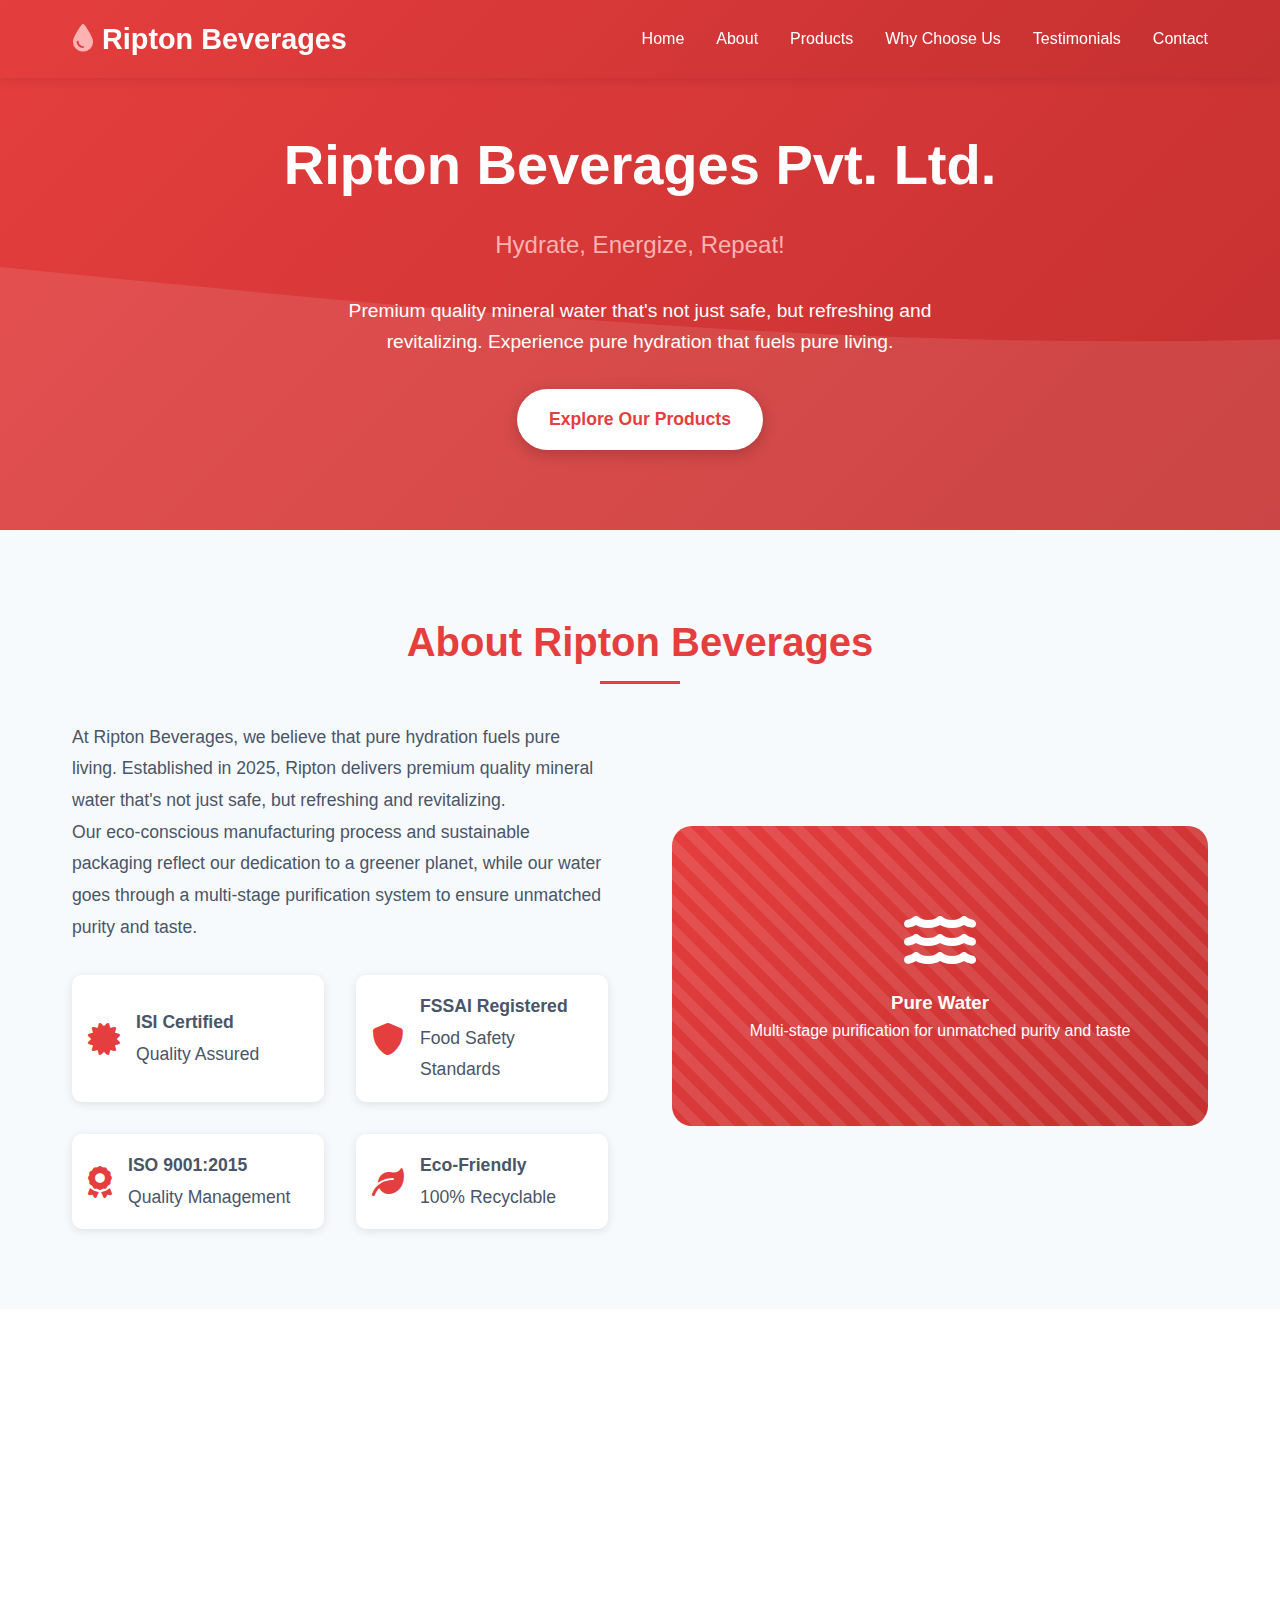
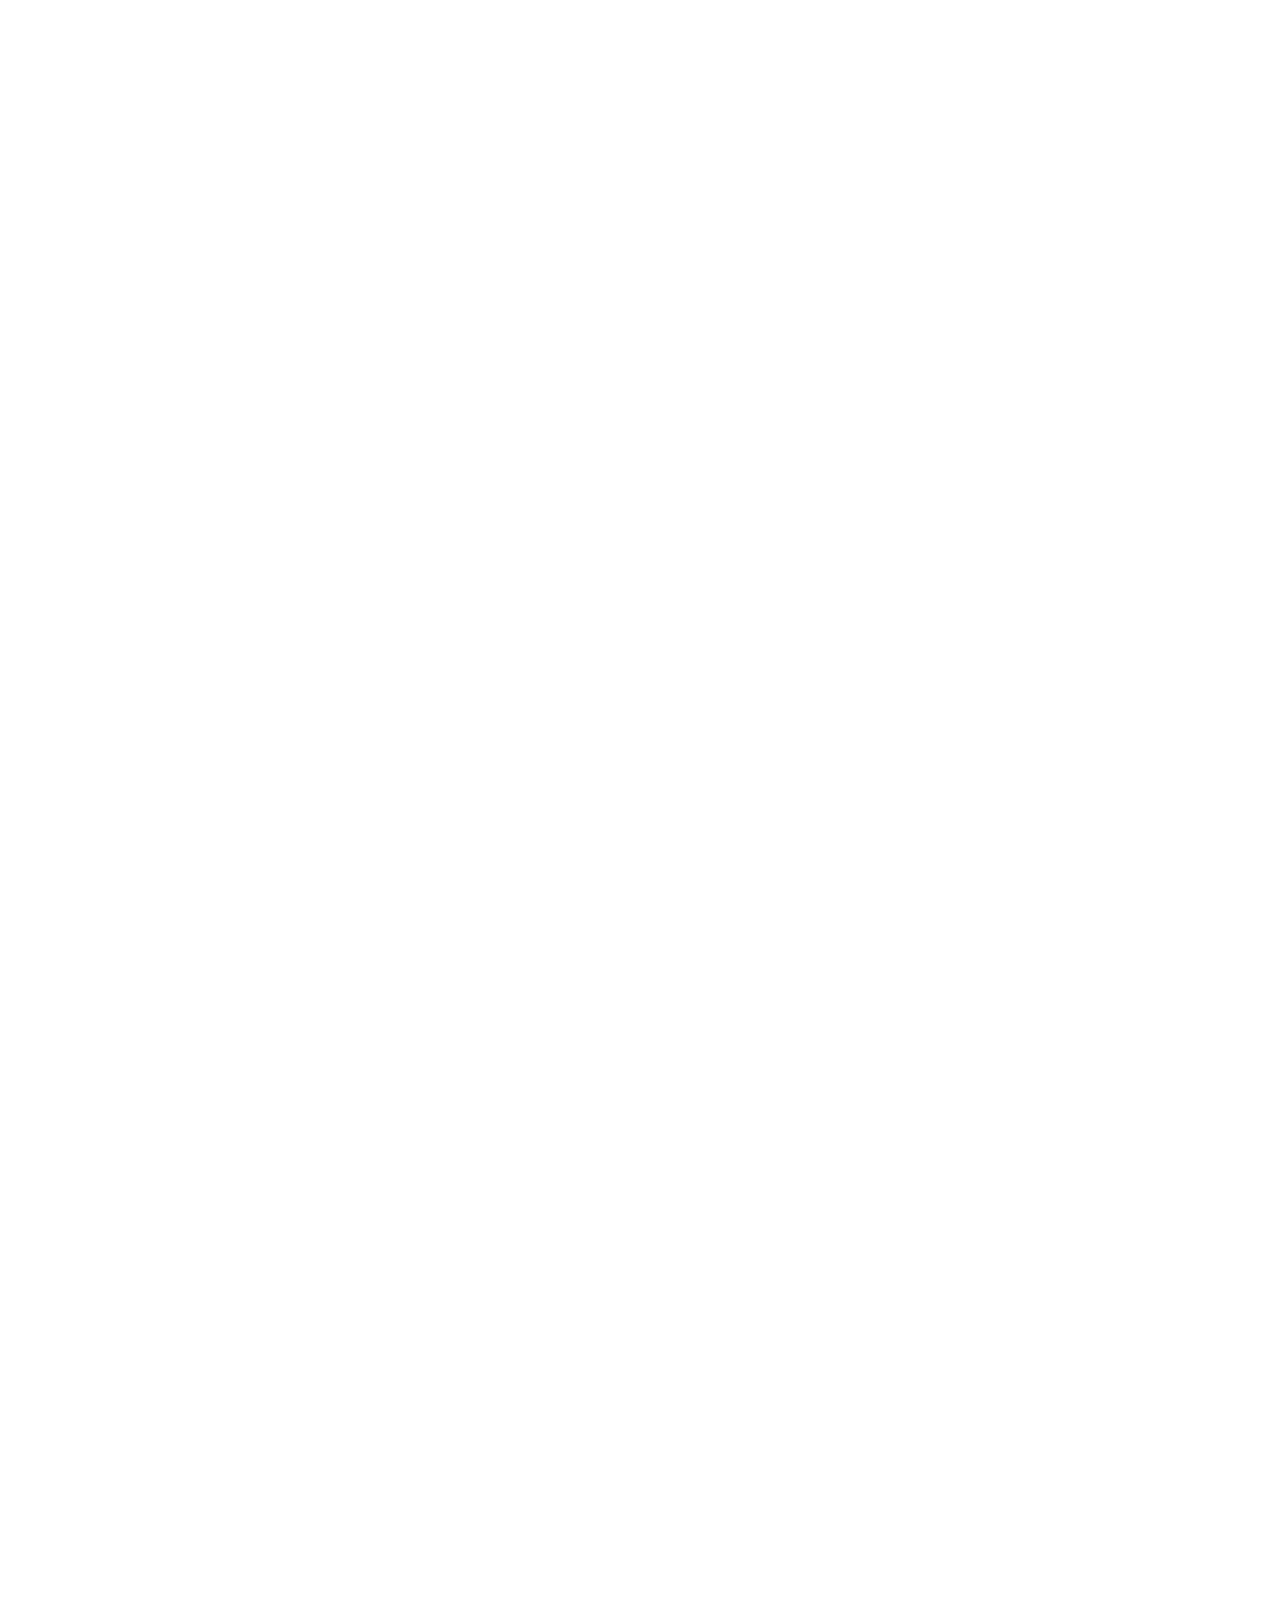
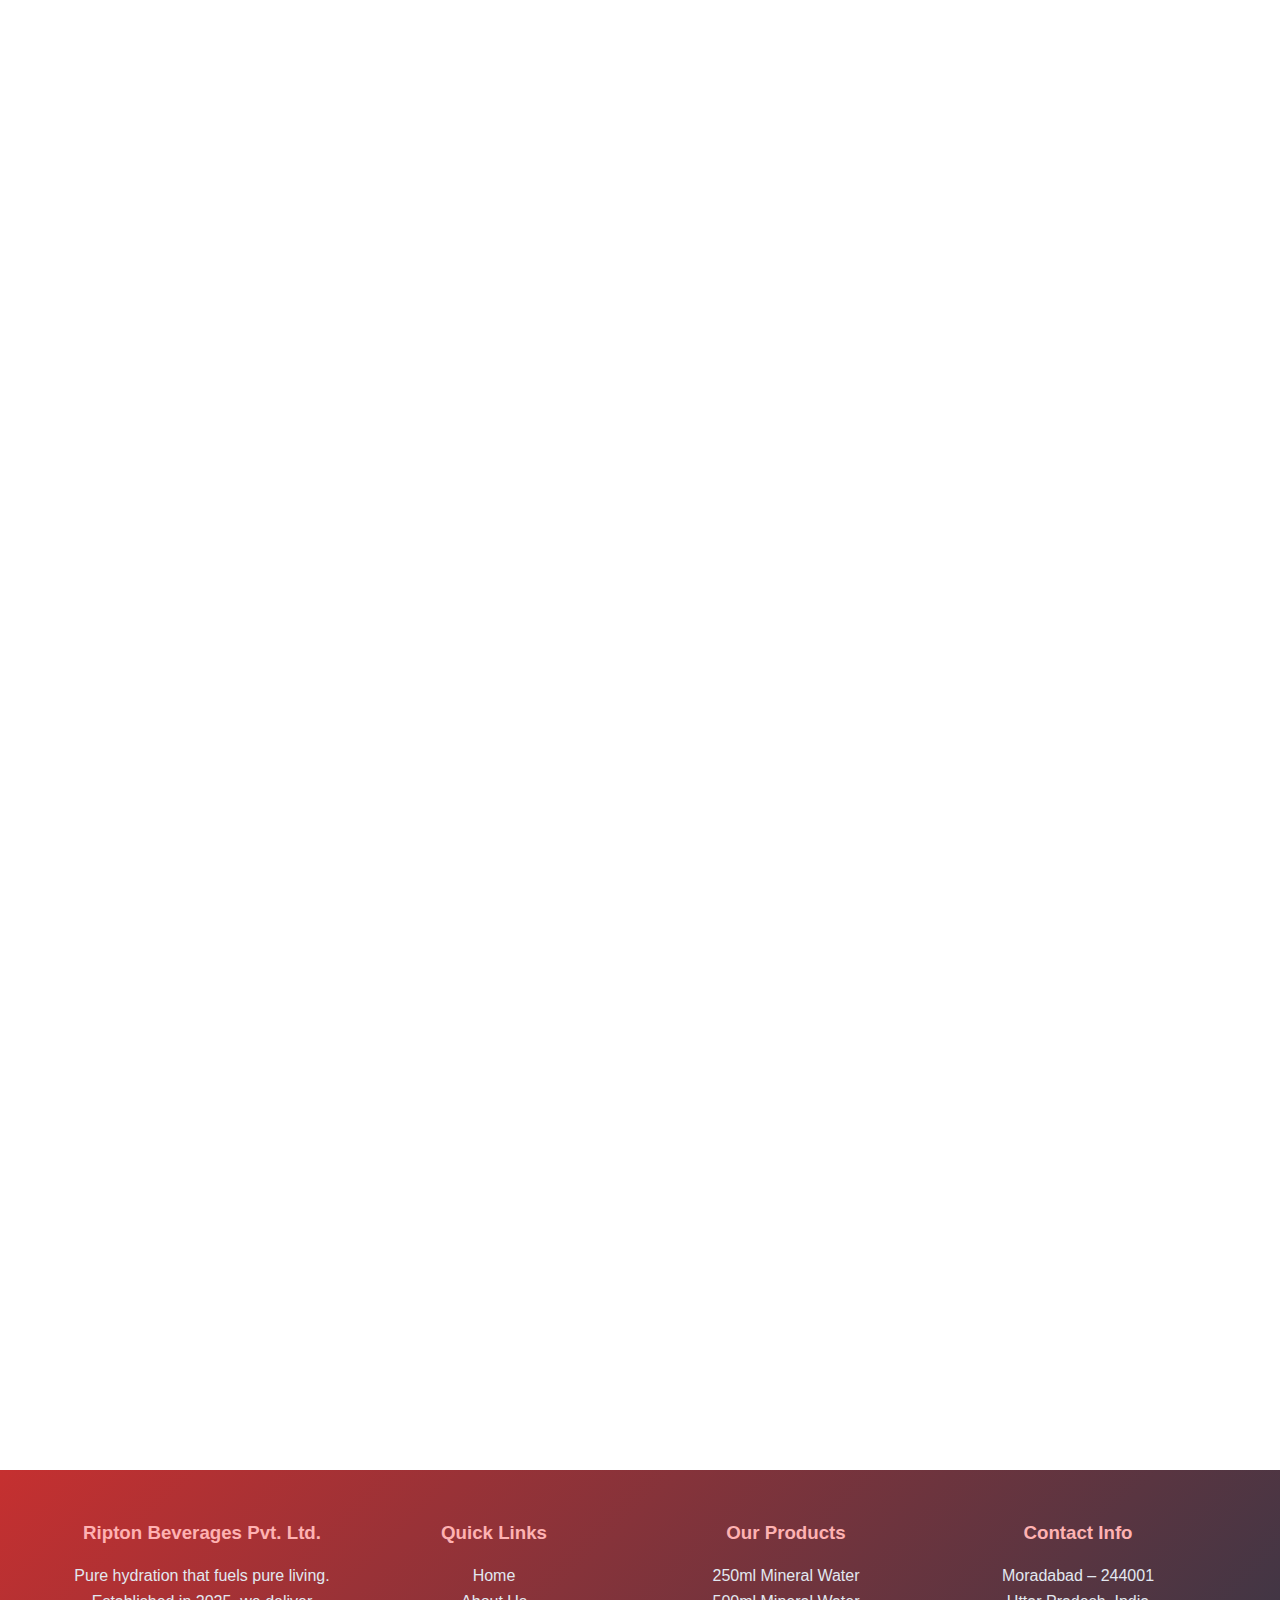
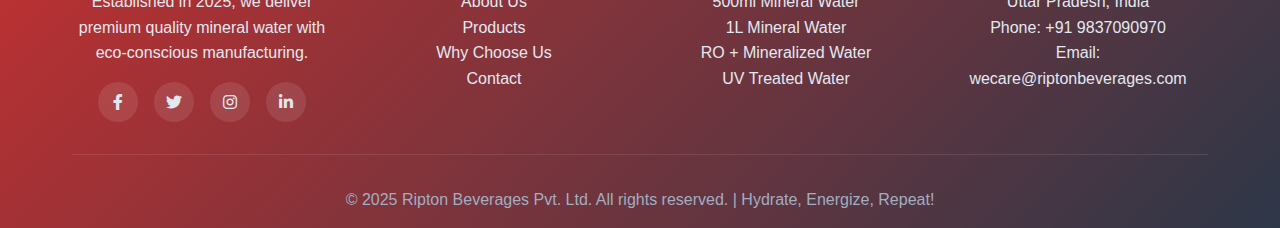
<file: index.html>
<!DOCTYPE html>
<html lang="en">
<head>
    <meta charset="UTF-8">
    <meta name="viewport" content="width=device-width, initial-scale=1.0">
    <title>Ripton Beverages Pvt. Ltd. - Hydrate, Energize, Repeat!</title>
    <link rel="stylesheet" href="https://cdnjs.cloudflare.com/ajax/libs/font-awesome/6.0.0/css/all.min.css">
    <style>
        /* Reset and Base Styles */
        * {
            margin: 0;
            padding: 0;
            box-sizing: border-box;
        }

        body {
            font-family: 'Segoe UI', Tahoma, Geneva, Verdana, sans-serif;
            line-height: 1.6;
            color: #333;
            overflow-x: hidden;
        }

        html {
            scroll-behavior: smooth;
        }

        /* Color Variables */
        :root {
            --primary-red: #e53e3e;
            --dark-red: #c53030;
            --light-red: #feb2b2;
            --white: #ffffff;
            --light-gray: #f7fafc;
            --dark-gray: #4a5568;
            --shadow: rgba(0, 0, 0, 0.1);
        }

        /* Header */
        header {
            background: linear-gradient(135deg, var(--primary-red), var(--dark-red));
            color: white;
            padding: 1rem 0;
            position: fixed;
            width: 100%;
            top: 0;
            z-index: 1000;
            box-shadow: 0 2px 10px var(--shadow);
            transition: all 0.3s ease;
        }

        nav {
            display: flex;
            justify-content: space-between;
            align-items: center;
            max-width: 1200px;
            margin: 0 auto;
            padding: 0 2rem;
        }

        .logo {
            font-size: 1.8rem;
            font-weight: bold;
            display: flex;
            align-items: center;
            gap: 0.5rem;
        }

        .logo i {
            color: var(--light-red);
        }

        .nav-links {
            display: flex;
            list-style: none;
            gap: 2rem;
        }

        .nav-links a {
            color: white;
            text-decoration: none;
            transition: color 0.3s ease;
            font-weight: 500;
        }

        .nav-links a:hover {
            color: var(--light-red);
        }

        .mobile-menu {
            display: none;
            flex-direction: column;
            cursor: pointer;
        }

        .mobile-menu span {
            width: 25px;
            height: 3px;
            background: white;
            margin: 3px 0;
            transition: 0.3s;
        }

        /* Hero Section */
        .hero {
            background: linear-gradient(135deg, var(--primary-red), var(--dark-red));
            color: white;
            padding: 120px 0 80px;
            text-align: center;
            position: relative;
            overflow: hidden;
        }

        .hero::before {
            content: '';
            position: absolute;
            top: 0;
            left: 0;
            right: 0;
            bottom: 0;
            background: url('data:image/svg+xml,<svg xmlns="http://www.w3.org/2000/svg" viewBox="0 0 1000 100" fill="rgba(255,255,255,0.1)"><path d="M0,50 C250,0 500,100 750,50 C850,25 950,75 1000,50 L1000,100 L0,100 Z"/></svg>');
            background-size: cover;
            background-position: bottom;
        }

        .hero-content {
            max-width: 1200px;
            margin: 0 auto;
            padding: 0 2rem;
            position: relative;
            z-index: 1;
        }

        .hero h1 {
            font-size: 3.5rem;
            margin-bottom: 1rem;
            animation: fadeInUp 1s ease;
        }

        .hero .tagline {
            font-size: 1.5rem;
            margin-bottom: 2rem;
            color: var(--light-red);
            animation: fadeInUp 1s ease 0.2s both;
        }

        .hero p {
            font-size: 1.2rem;
            margin-bottom: 2rem;
            max-width: 600px;
            margin-left: auto;
            margin-right: auto;
            animation: fadeInUp 1s ease 0.4s both;
        }

        .cta-button {
            display: inline-block;
            background: white;
            color: var(--primary-red);
            padding: 1rem 2rem;
            text-decoration: none;
            border-radius: 50px;
            font-weight: bold;
            font-size: 1.1rem;
            transition: all 0.3s ease;
            animation: fadeInUp 1s ease 0.6s both;
            box-shadow: 0 4px 15px rgba(0, 0, 0, 0.2);
        }

        .cta-button:hover {
            transform: translateY(-2px);
            box-shadow: 0 6px 25px rgba(0, 0, 0, 0.3);
        }

        /* Section Styles */
        .section {
            padding: 80px 0;
            opacity: 0;
            transform: translateY(50px);
            transition: all 0.8s ease;
        }

        .section.visible {
            opacity: 1;
            transform: translateY(0);
        }

        .container {
            max-width: 1200px;
            margin: 0 auto;
            padding: 0 2rem;
        }

        .section-title {
            text-align: center;
            font-size: 2.5rem;
            color: var(--primary-red);
            margin-bottom: 3rem;
            position: relative;
        }

        .section-title::after {
            content: '';
            position: absolute;
            bottom: -10px;
            left: 50%;
            transform: translateX(-50%);
            width: 80px;
            height: 3px;
            background: var(--primary-red);
        }

        /* About Section */
        .about {
            background: var(--light-gray);
        }

        .about-content {
            display: grid;
            grid-template-columns: 1fr 1fr;
            gap: 4rem;
            align-items: center;
        }

        .about-text {
            font-size: 1.1rem;
            line-height: 1.8;
            color: var(--dark-gray);
        }

        .about-features {
            display: grid;
            grid-template-columns: 1fr 1fr;
            gap: 2rem;
            margin-top: 2rem;
        }

        .feature-item {
            display: flex;
            align-items: center;
            gap: 1rem;
            padding: 1rem;
            background: white;
            border-radius: 10px;
            box-shadow: 0 2px 10px var(--shadow);
            transition: transform 0.3s ease;
        }

        .feature-item:hover {
            transform: translateY(-5px);
        }

        .feature-item i {
            font-size: 2rem;
            color: var(--primary-red);
        }

        .about-image {
            background: linear-gradient(135deg, var(--primary-red), var(--dark-red));
            border-radius: 20px;
            padding: 2rem;
            text-align: center;
            color: white;
            min-height: 300px;
            display: flex;
            align-items: center;
            justify-content: center;
            position: relative;
            overflow: hidden;
        }

        .about-image::before {
            content: '';
            position: absolute;
            top: -50%;
            left: -50%;
            width: 200%;
            height: 200%;
            background: repeating-linear-gradient(
                45deg,
                transparent,
                transparent 10px,
                rgba(255, 255, 255, 0.1) 10px,
                rgba(255, 255, 255, 0.1) 20px
            );
            animation: float 20s linear infinite;
        }

        .about-image-content {
            position: relative;
            z-index: 1;
        }

        .about-image i {
            font-size: 4rem;
            margin-bottom: 1rem;
        }

        /* Products Section */
        .products {
            background: white;
        }

        .products-grid {
            display: grid;
            grid-template-columns: repeat(auto-fit, minmax(300px, 1fr));
            gap: 2rem;
            margin-top: 2rem;
        }

        .product-card {
            background: white;
            border-radius: 15px;
            padding: 2rem;
            text-align: center;
            box-shadow: 0 10px 30px var(--shadow);
            transition: all 0.3s ease;
            border: 2px solid transparent;
        }

        .product-card:hover {
            transform: translateY(-10px);
            border-color: var(--primary-red);
            box-shadow: 0 20px 40px rgba(229, 62, 62, 0.2);
        }

        .product-image {
            width: 120px;
            height: 200px;
            background: linear-gradient(135deg, var(--light-red), var(--primary-red));
            border-radius: 50px;
            margin: 0 auto 1.5rem;
            display: flex;
            align-items: center;
            justify-content: center;
            color: white;
            font-size: 3rem;
            position: relative;
            overflow: hidden;
        }

        .product-image::before {
            content: '';
            position: absolute;
            top: 20%;
            left: 20%;
            right: 20%;
            bottom: 20%;
            background: rgba(255, 255, 255, 0.2);
            border-radius: 30px;
        }

        .product-card h3 {
            font-size: 1.5rem;
            color: var(--primary-red);
            margin-bottom: 1rem;
        }

        .product-card p {
            color: var(--dark-gray);
            margin-bottom: 1.5rem;
        }

        .product-features {
            display: flex;
            justify-content: center;
            gap: 1rem;
            margin-top: 1rem;
        }

        .feature-badge {
            background: var(--light-red);
            color: var(--dark-red);
            padding: 0.3rem 0.8rem;
            border-radius: 20px;
            font-size: 0.8rem;
            font-weight: bold;
        }

        /* Why Choose Us Section */
        .why-choose {
            background: var(--light-gray);
        }

        .reasons-grid {
            display: grid;
            grid-template-columns: repeat(auto-fit, minmax(250px, 1fr));
            gap: 2rem;
            margin-top: 2rem;
        }

        .reason-card {
            background: white;
            padding: 2rem;
            border-radius: 15px;
            text-align: center;
            box-shadow: 0 5px 20px var(--shadow);
            transition: all 0.3s ease;
            position: relative;
            overflow: hidden;
        }

        .reason-card::before {
            content: '';
            position: absolute;
            top: 0;
            left: 0;
            right: 0;
            height: 4px;
            background: linear-gradient(90deg, var(--primary-red), var(--dark-red));
        }

        .reason-card:hover {
            transform: translateY(-5px);
            box-shadow: 0 15px 35px rgba(229, 62, 62, 0.2);
        }

        .reason-card i {
            font-size: 3rem;
            color: var(--primary-red);
            margin-bottom: 1rem;
        }

        .reason-card h3 {
            color: var(--primary-red);
            margin-bottom: 1rem;
        }

        /* Testimonials Section */
        .testimonials {
            background: white;
        }

        .testimonials-grid {
            display: grid;
            grid-template-columns: repeat(auto-fit, minmax(300px, 1fr));
            gap: 2rem;
            margin-top: 2rem;
        }

        .testimonial-card {
            background: var(--light-gray);
            padding: 2rem;
            border-radius: 15px;
            position: relative;
            transition: all 0.3s ease;
        }

        .testimonial-card::before {
            content: '"';
            position: absolute;
            top: -10px;
            left: 20px;
            font-size: 4rem;
            color: var(--primary-red);
            opacity: 0.3;
        }

        .testimonial-card:hover {
            transform: translateY(-5px);
            box-shadow: 0 10px 25px var(--shadow);
        }

        .testimonial-text {
            font-style: italic;
            margin-bottom: 1.5rem;
            color: var(--dark-gray);
        }

        .testimonial-author {
            display: flex;
            align-items: center;
            gap: 1rem;
        }

        .author-avatar {
            width: 50px;
            height: 50px;
            border-radius: 50%;
            background: linear-gradient(135deg, var(--primary-red), var(--dark-red));
            display: flex;
            align-items: center;
            justify-content: center;
            color: white;
            font-weight: bold;
        }

        .author-info h4 {
            color: var(--primary-red);
            margin-bottom: 0.2rem;
        }

        .author-info p {
            color: var(--dark-gray);
            font-size: 0.9rem;
        }

        /* Contact Section */
        .contact {
            background: var(--light-gray);
        }

        .contact-content {
            display: grid;
            grid-template-columns: 1fr 1fr;
            gap: 4rem;
        }

        .contact-info {
            background: white;
            padding: 2rem;
            border-radius: 15px;
            box-shadow: 0 10px 30px var(--shadow);
        }

        .contact-info h3 {
            color: var(--primary-red);
            margin-bottom: 2rem;
        }

        .contact-item {
            display: flex;
            align-items: center;
            gap: 1rem;
            margin-bottom: 1.5rem;
        }

        .contact-item i {
            font-size: 1.2rem;
            color: var(--primary-red);
            width: 20px;
        }

        .contact-form {
            background: white;
            padding: 2rem;
            border-radius: 15px;
            box-shadow: 0 10px 30px var(--shadow);
        }

        .form-group {
            margin-bottom: 1.5rem;
        }

        .form-group label {
            display: block;
            margin-bottom: 0.5rem;
            color: var(--dark-gray);
            font-weight: 500;
        }

        .form-group input,
        .form-group textarea {
            width: 100%;
            padding: 1rem;
            border: 2px solid #e2e8f0;
            border-radius: 8px;
            font-size: 1rem;
            transition: border-color 0.3s ease;
        }

        .form-group input:focus,
        .form-group textarea:focus {
            outline: none;
            border-color: var(--primary-red);
        }

        .form-group textarea {
            height: 120px;
            resize: vertical;
        }

        .submit-btn {
            background: linear-gradient(135deg, var(--primary-red), var(--dark-red));
            color: white;
            padding: 1rem 2rem;
            border: none;
            border-radius: 8px;
            font-size: 1rem;
            font-weight: bold;
            cursor: pointer;
            transition: all 0.3s ease;
            width: 100%;
        }

        .submit-btn:hover {
            transform: translateY(-2px);
            box-shadow: 0 5px 15px rgba(229, 62, 62, 0.4);
        }

        /* Footer */
        footer {
            background: linear-gradient(135deg, var(--dark-red), #2d3748);
            color: white;
            padding: 3rem 0 1rem;
            text-align: center;
        }

        .footer-content {
            display: grid;
            grid-template-columns: repeat(auto-fit, minmax(250px, 1fr));
            gap: 2rem;
            margin-bottom: 2rem;
        }

        .footer-section h3 {
            color: var(--light-red);
            margin-bottom: 1rem;
        }

        .footer-section p,
        .footer-section a {
            color: #e2e8f0;
            text-decoration: none;
            line-height: 1.6;
        }

        .footer-section a:hover {
            color: var(--light-red);
        }

        .social-links {
            display: flex;
            justify-content: center;
            gap: 1rem;
            margin-top: 1rem;
        }

        .social-links a {
            display: inline-block;
            width: 40px;
            height: 40px;
            background: rgba(255, 255, 255, 0.1);
            border-radius: 50%;
            display: flex;
            align-items: center;
            justify-content: center;
            transition: all 0.3s ease;
        }

        .social-links a:hover {
            background: var(--primary-red);
            transform: translateY(-2px);
        }

        .footer-bottom {
            border-top: 1px solid rgba(255, 255, 255, 0.1);
            padding-top: 2rem;
            color: #a0aec0;
        }

        /* Animations */
        @keyframes fadeInUp {
            from {
                opacity: 0;
                transform: translateY(30px);
            }
            to {
                opacity: 1;
                transform: translateY(0);
            }
        }

        @keyframes float {
            0% {
                transform: translateX(-50%) translateY(-50%) rotate(0deg);
            }
            100% {
                transform: translateX(-50%) translateY(-50%) rotate(360deg);
            }
        }

        /* Mobile Responsive */
        @media (max-width: 768px) {
            .nav-links {
                position: fixed;
                top: 70px;
                left: -100%;
                width: 100%;
                height: calc(100vh - 70px);
                background: var(--primary-red);
                flex-direction: column;
                justify-content: center;
                align-items: center;
                transition: left 0.3s ease;
            }

            .nav-links.active {
                left: 0;
            }

            .mobile-menu {
                display: flex;
            }

            .hero h1 {
                font-size: 2.5rem;
            }

            .hero .tagline {
                font-size: 1.2rem;
            }

            .about-content {
                grid-template-columns: 1fr;
                gap: 2rem;
            }

            .about-features {
                grid-template-columns: 1fr;
            }

            .contact-content {
                grid-template-columns: 1fr;
                gap: 2rem;
            }

            .section-title {
                font-size: 2rem;
            }

            .products-grid {
                grid-template-columns: 1fr;
            }

            .reasons-grid {
                grid-template-columns: 1fr;
            }

            .testimonials-grid {
                grid-template-columns: 1fr;
            }
        }

        @media (max-width: 480px) {
            .container {
                padding: 0 1rem;
            }

            .hero {
                padding: 100px 0 60px;
            }

            .hero h1 {
                font-size: 2rem;
            }

            .section {
                padding: 60px 0;
            }
        }
    </style>
</head>
<body>
    <!-- Header -->
    <header>
        <nav>
            <div class="logo">
                <i class="fas fa-tint"></i>
                <span>Ripton Beverages</span>
            </div>
            <ul class="nav-links">
                <li><a href="#home">Home</a></li>
                <li><a href="#about">About</a></li>
                <li><a href="#products">Products</a></li>
                <li><a href="#why-choose">Why Choose Us</a></li>
                <li><a href="#testimonials">Testimonials</a></li>
                <li><a href="#contact">Contact</a></li>
            </ul>
            <div class="mobile-menu">
                <span></span>
                <span></span>
                <span></span>
            </div>
        </nav>
    </header>

    <!-- Hero Section -->
    <section id="home" class="hero">
        <div class="hero-content">
            <h1>Ripton Beverages Pvt. Ltd.</h1>
            <p class="tagline">Hydrate, Energize, Repeat!</p>
            <p>Premium quality mineral water that's not just safe, but refreshing and revitalizing. Experience pure hydration that fuels pure living.</p>
            <a href="#products" class="cta-button">Explore Our Products</a>
        </div>
    </section>

    <!-- About Section -->
    <section id="about" class="section about">
        <div class="container">
            <h2 class="section-title">About Ripton Beverages</h2>
            <div class="about-content">
                <div class="about-text">
                    <p>At Ripton Beverages, we believe that pure hydration fuels pure living. Established in 2025, Ripton delivers premium quality mineral water that's not just safe, but refreshing and revitalizing.</p>
                    <p>Our eco-conscious manufacturing process and sustainable packaging reflect our dedication to a greener planet, while our water goes through a multi-stage purification system to ensure unmatched purity and taste.</p>
                    <div class="about-features">
                        <div class="feature-item">
                            <i class="fas fa-certificate"></i>
                            <div>
                                <h4>ISI Certified</h4>
                                <p>Quality Assured</p>
                            </div>
                        </div>
                        <div class="feature-item">
                            <i class="fas fa-shield-alt"></i>
                            <div>
                                <h4>FSSAI Registered</h4>
                                <p>Food Safety Standards</p>
                            </div>
                        </div>
                        <div class="feature-item">
                            <i class="fas fa-award"></i>
                            <div>
                                <h4>ISO 9001:2015</h4>
                                <p>Quality Management</p>
                            </div>
                        </div>
                        <div class="feature-item">
                            <i class="fas fa-leaf"></i>
                            <div>
                                <h4>Eco-Friendly</h4>
                                <p>100% Recyclable</p>
                            </div>
                        </div>
                    </div>
                </div>
                <div class="about-image">
                    <div class="about-image-content">
                        <i class="fas fa-water"></i>
                        <h3>Pure Water</h3>
                        <p>Multi-stage purification for unmatched purity and taste</p>
                    </div>
                </div>
            </div>
        </div>
    </section>

    <!-- Products Section -->
    <section id="products" class="section products">
        <div class="container">
            <h2 class="section-title">Our Products</h2>
            <div class="products-grid">
                <div class="product-card">
                    <div class="product-image">
                        <i class="fas fa-tint"></i>
                    </div>
                    <h3>250ml Bottle</h3>
                    <p>Perfect for on-the-go hydration. Compact and convenient for daily use, school, or travel.</p>
                    <div class="product-features">
                        <span class="feature-badge">RO + Mineralized</span>
                        <span class="feature-badge">UV Treated</span>
                    </div>
                </div>
                <div class="product-card">
                    <div class="product-image">
                        <i class="fas fa-tint"></i>
                    </div>
                    <h3>500ml Bottle</h3>
                    <p>Ideal for office, gym, or outdoor activities. The perfect size for balanced hydration throughout the day.</p>
                    <div class="product-features">
                        <span class="feature-badge">Balanced pH</span>
                        <span class="feature-badge">Triple Filtered</span>
                    </div>
                </div>
                <div class="product-card">
                    <div class="product-image">
                        <i class="fas fa-tint"></i>
                    </div>
                    <h3>1L Bottle</h3>
                    <p>Family pack for home, office meetings, or events. Economical and eco-friendly choice for bulk hydration.</p>
                    <div class="product-features">
                        <span class="feature-badge">Essential Minerals</span>
                        <span class="feature-badge">Eco-Friendly</span>
                    </div>
                </div>
            </div>
        </div>
    </section>

    <!-- Why Choose Us Section -->
    <section id="why-choose" class="section why-choose">
        <div class="container">
            <h2 class="section-title">Why Choose Ripton Beverages?</h2>
            <div class="reasons-grid">
                <div class="reason-card">
                    <i class="fas fa-water"></i>
                    <h3>Unmatched Purity</h3>
                    <p>Multi-stage purification system ensures every drop is crystal clear and safe for consumption.</p>
                </div>
                <div class="reason-card">
                    <i class="fas fa-leaf"></i>
                    <h3>Eco-Friendly Packaging</h3>
                    <p>100% recyclable PET bottles that contribute to a greener planet and sustainable future.</p>
                </div>
                <div class="reason-card">
                    <i class="fas fa-balance-scale"></i>
                    <h3>Balanced Minerals</h3>
                    <p>Carefully balanced pH levels and essential minerals for optimal health and taste.</p>
                </div>
                <div class="reason-card">
                    <i class="fas fa-shield-alt"></i>
                    <h3>Quality Certifications</h3>
                    <p>ISI Certified, FSSAI Registered, and ISO 9001:2015 Quality Certified for your peace of mind.</p>
                </div>
                <div class="reason-card">
                    <i class="fas fa-sun"></i>
                    <h3>UV Treated</h3>
                    <p>Advanced UV treatment eliminates harmful microorganisms while preserving natural minerals.</p>
                </div>
                <div class="reason-card">
                    <i class="fas fa-users"></i>
                    <h3>Trusted by Many</h3>
                    <p>Serving homes, offices, hotels, restaurants, and events with consistent quality and reliability.</p>
                </div>
            </div>
        </div>
    </section>

    <!-- Testimonials Section -->
    <section id="testimonials" class="section testimonials">
        <div class="container">
            <h2 class="section-title">What Our Customers Say</h2>
            <div class="testimonials-grid">
                <div class="testimonial-card">
                    <p class="testimonial-text">Ripton water has become our go-to choice for the entire family. The taste is refreshing and we love that it's eco-friendly too!</p>
                    <div class="testimonial-author">
                        <div class="author-avatar">RS</div>
                        <div class="author-info">
                            <h4>Rajesh Sharma</h4>
                            <p>Family Customer</p>
                        </div>
                    </div>
                </div>
                <div class="testimonial-card">
                    <p class="testimonial-text">We've been using Ripton water for our office for months now. The quality is consistent and our employees love the taste.</p>
                    <div class="testimonial-author">
                        <div class="author-avatar">PK</div>
                        <div class="author-info">
                            <h4>Priya Kapoor</h4>
                            <p>Office Manager</p>
                        </div>
                    </div>
                </div>
                <div class="testimonial-card">
                    <p class="testimonial-text">As a restaurant owner, I can say that Ripton water complements our food perfectly. Our customers always ask about the water brand!</p>
                    <div class="testimonial-author">
                        <div class="author-avatar">AS</div>
                        <div class="author-info">
                            <h4>Amit Singh</h4>
                            <p>Restaurant Owner</p>
                        </div>
                    </div>
                </div>
                <div class="testimonial-card">
                    <p class="testimonial-text">The 1L bottles are perfect for our hotel guests. Quality water that matches our hospitality standards perfectly.</p>
                    <div class="testimonial-author">
                        <div class="author-avatar">MG</div>
                        <div class="author-info">
                            <h4>Meera Gupta</h4>
                            <p>Hotel Manager</p>
                        </div>
                    </div>
                </div>
            </div>
        </div>
    </section>

    <!-- Contact Section -->
    <section id="contact" class="section contact">
        <div class="container">
            <h2 class="section-title">Contact Us</h2>
            <div class="contact-content">
                <div class="contact-info">
                    <h3>Get in Touch</h3>
                    <div class="contact-item">
                        <i class="fas fa-map-marker-alt"></i>
                        <div>
                            <h4>Address</h4>
                            <p>Moradabad – 244001<br>Uttar Pradesh, India</p>
                        </div>
                    </div>
                    <div class="contact-item">
                        <i class="fas fa-phone"></i>
                        <div>
                            <h4>Phone</h4>
                            <p>+91 9837090970</p>
                        </div>
                    </div>
                    <div class="contact-item">
                        <i class="fas fa-envelope"></i>
                        <div>
                            <h4>Email</h4>
                            <p>wecare@riptonbeverages.com</p>
                        </div>
                    </div>
                    <div class="contact-item">
                        <i class="fas fa-clock"></i>
                        <div>
                            <h4>Business Hours</h4>
                            <p>Mon - Sat: 10:00 AM - 8:00 PM<br>Sunday: Closed</p>
                        </div>
                    </div>
                </div>
                <div class="contact-form">
                    <h3>Send us a Message</h3>
                    <form action="#" method="post">
                        <div class="form-group">
                            <label for="name">Full Name</label>
                            <input type="text" id="name" name="name" required>
                        </div>
                        <div class="form-group">
                            <label for="email">Email Address</label>
                            <input type="email" id="email" name="email" required>
                        </div>
                        <div class="form-group">
                            <label for="subject">Subject</label>
                            <input type="text" id="subject" name="subject" required>
                        </div>
                        <div class="form-group">
                            <label for="message">Message</label>
                            <textarea id="message" name="message" required></textarea>
                        </div>
                        <button type="submit" class="submit-btn">Send Message</button>
                    </form>
                </div>
            </div>
        </div>
    </section>

    <!-- Footer -->
    <footer>
        <div class="container">
            <div class="footer-content">
                <div class="footer-section">
                    <h3>Ripton Beverages Pvt. Ltd.</h3>
                    <p>Pure hydration that fuels pure living. Established in 2025, we deliver premium quality mineral water with eco-conscious manufacturing.</p>
                    <div class="social-links">
                        <a href="#"><i class="fab fa-facebook-f"></i></a>
                        <a href="#"><i class="fab fa-twitter"></i></a>
                        <a href="#"><i class="fab fa-instagram"></i></a>
                        <a href="#"><i class="fab fa-linkedin-in"></i></a>
                    </div>
                </div>
                <div class="footer-section">
                    <h3>Quick Links</h3>
                    <p><a href="#home">Home</a></p>
                    <p><a href="#about">About Us</a></p>
                    <p><a href="#products">Products</a></p>
                    <p><a href="#why-choose">Why Choose Us</a></p>
                    <p><a href="#contact">Contact</a></p>
                </div>
                <div class="footer-section">
                    <h3>Our Products</h3>
                    <p>250ml Mineral Water</p>
                    <p>500ml Mineral Water</p>
                    <p>1L Mineral Water</p>
                    <p>RO + Mineralized Water</p>
                    <p>UV Treated Water</p>
                </div>
                <div class="footer-section">
                    <h3>Contact Info</h3>
                    <p>Moradabad – 244001</p>
                    <p>Uttar Pradesh, India</p>
                    <p>Phone: +91 9837090970</p>
                    <p>Email: wecare@riptonbeverages.com</p>
                </div>
            </div>
            <div class="footer-bottom">
                <p>&copy; 2025 Ripton Beverages Pvt. Ltd. All rights reserved. | Hydrate, Energize, Repeat!</p>
            </div>
        </div>
    </footer>

    <script>
        // Mobile Menu Toggle
        const mobileMenu = document.querySelector('.mobile-menu');
        const navLinks = document.querySelector('.nav-links');

        mobileMenu.addEventListener('click', () => {
            navLinks.classList.toggle('active');
        });

        // Close mobile menu when clicking on a link
        document.querySelectorAll('.nav-links a').forEach(link => {
            link.addEventListener('click', () => {
                navLinks.classList.remove('active');
            });
        });

        // Header scroll effect
        window.addEventListener('scroll', () => {
            const header = document.querySelector('header');
            if (window.scrollY > 100) {
                header.style.background = 'rgba(229, 62, 62, 0.95)';
                header.style.backdropFilter = 'blur(10px)';
            } else {
                header.style.background = 'linear-gradient(135deg, var(--primary-red), var(--dark-red))';
                header.style.backdropFilter = 'none';
            }
        });

        // Smooth scrolling for anchor links
        document.querySelectorAll('a[href^="#"]').forEach(anchor => {
            anchor.addEventListener('click', function (e) {
                e.preventDefault();
                const target = document.querySelector(this.getAttribute('href'));
                if (target) {
                    target.scrollIntoView({
                        behavior: 'smooth',
                        block: 'start'
                    });
                }
            });
        });

        // Intersection Observer for fade-in animations
        const observerOptions = {
            threshold: 0.1,
            rootMargin: '0px 0px -50px 0px'
        };

        const observer = new IntersectionObserver((entries) => {
            entries.forEach(entry => {
                if (entry.isIntersecting) {
                    entry.target.classList.add('visible');
                }
            });
        }, observerOptions);

        // Observe all sections
        document.querySelectorAll('.section').forEach(section => {
            observer.observe(section);
        });

        // Form submission handling (dummy)
        document.querySelector('.contact-form form').addEventListener('submit', (e) => {
            e.preventDefault();
            alert('Thank you for your message! We will get back to you soon.');
            e.target.reset();
        });

        // Add hover effects to product cards
        document.querySelectorAll('.product-card').forEach(card => {
            card.addEventListener('mouseenter', () => {
                card.style.transform = 'translateY(-10px) scale(1.02)';
            });
            
            card.addEventListener('mouseleave', () => {
                card.style.transform = 'translateY(0) scale(1)';
            });
        });

        // Parallax effect for hero section
        window.addEventListener('scroll', () => {
            const scrolled = window.pageYOffset;
            const hero = document.querySelector('.hero');
            if (hero) {
                hero.style.transform = `translateY(${scrolled * 0.5}px)`;
            }
        });

        // Counter animation for stats (if you want to add them later)
        function animateCounter(element, start, end, duration) {
            let startTime = null;
            
            function animate(currentTime) {
                if (startTime === null) startTime = currentTime;
                const timeElapsed = currentTime - startTime;
                const progress = Math.min(timeElapsed / duration, 1);
                
                const value = Math.floor(progress * (end - start) + start);
                element.textContent = value;
                
                if (progress < 1) {
                    requestAnimationFrame(animate);
                }
            }
            
            requestAnimationFrame(animate);
        }

        // Add loading animation
        window.addEventListener('load', () => {
            document.body.classList.add('loaded');
        });

        // Add scroll-to-top button functionality
        const scrollToTopBtn = document.createElement('button');
        scrollToTopBtn.innerHTML = '<i class="fas fa-arrow-up"></i>';
        scrollToTopBtn.className = 'scroll-to-top';
        scrollToTopBtn.style.cssText = `
            position: fixed;
            bottom: 20px;
            right: 20px;
            background: var(--primary-red);
            color: white;
            border: none;
            border-radius: 50%;
            width: 50px;
            height: 50px;
            font-size: 1.2rem;
            cursor: pointer;
            box-shadow: 0 4px 15px rgba(0,0,0,0.3);
            opacity: 0;
            visibility: hidden;
            transition: all 0.3s ease;
            z-index: 1000;
        `;

        document.body.appendChild(scrollToTopBtn);

        window.addEventListener('scroll', () => {
            if (window.scrollY > 500) {
                scrollToTopBtn.style.opacity = '1';
                scrollToTopBtn.style.visibility = 'visible';
            } else {
                scrollToTopBtn.style.opacity = '0';
                scrollToTopBtn.style.visibility = 'hidden';
            }
        });

        scrollToTopBtn.addEventListener('click', () => {
            window.scrollTo({
                top: 0,
                behavior: 'smooth'
            });
        });
    </script>
</body>
</html>
</file>
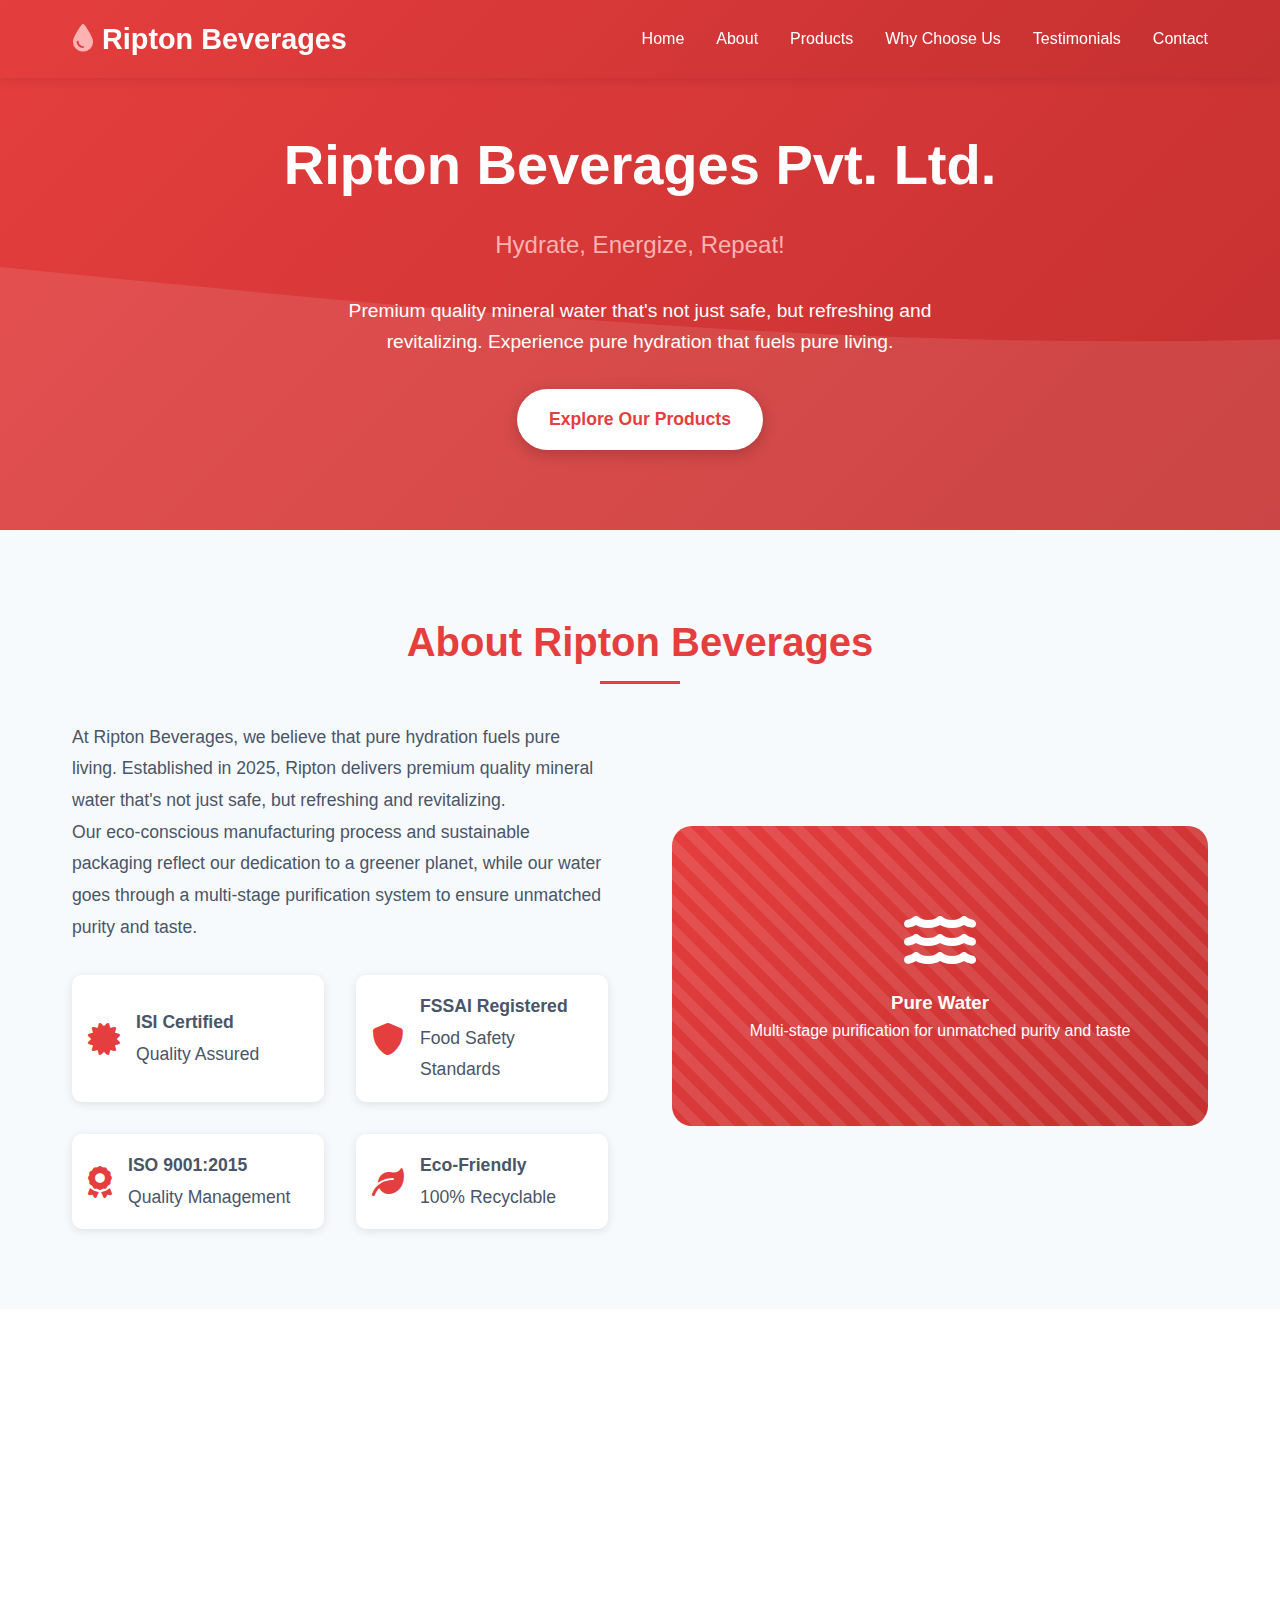
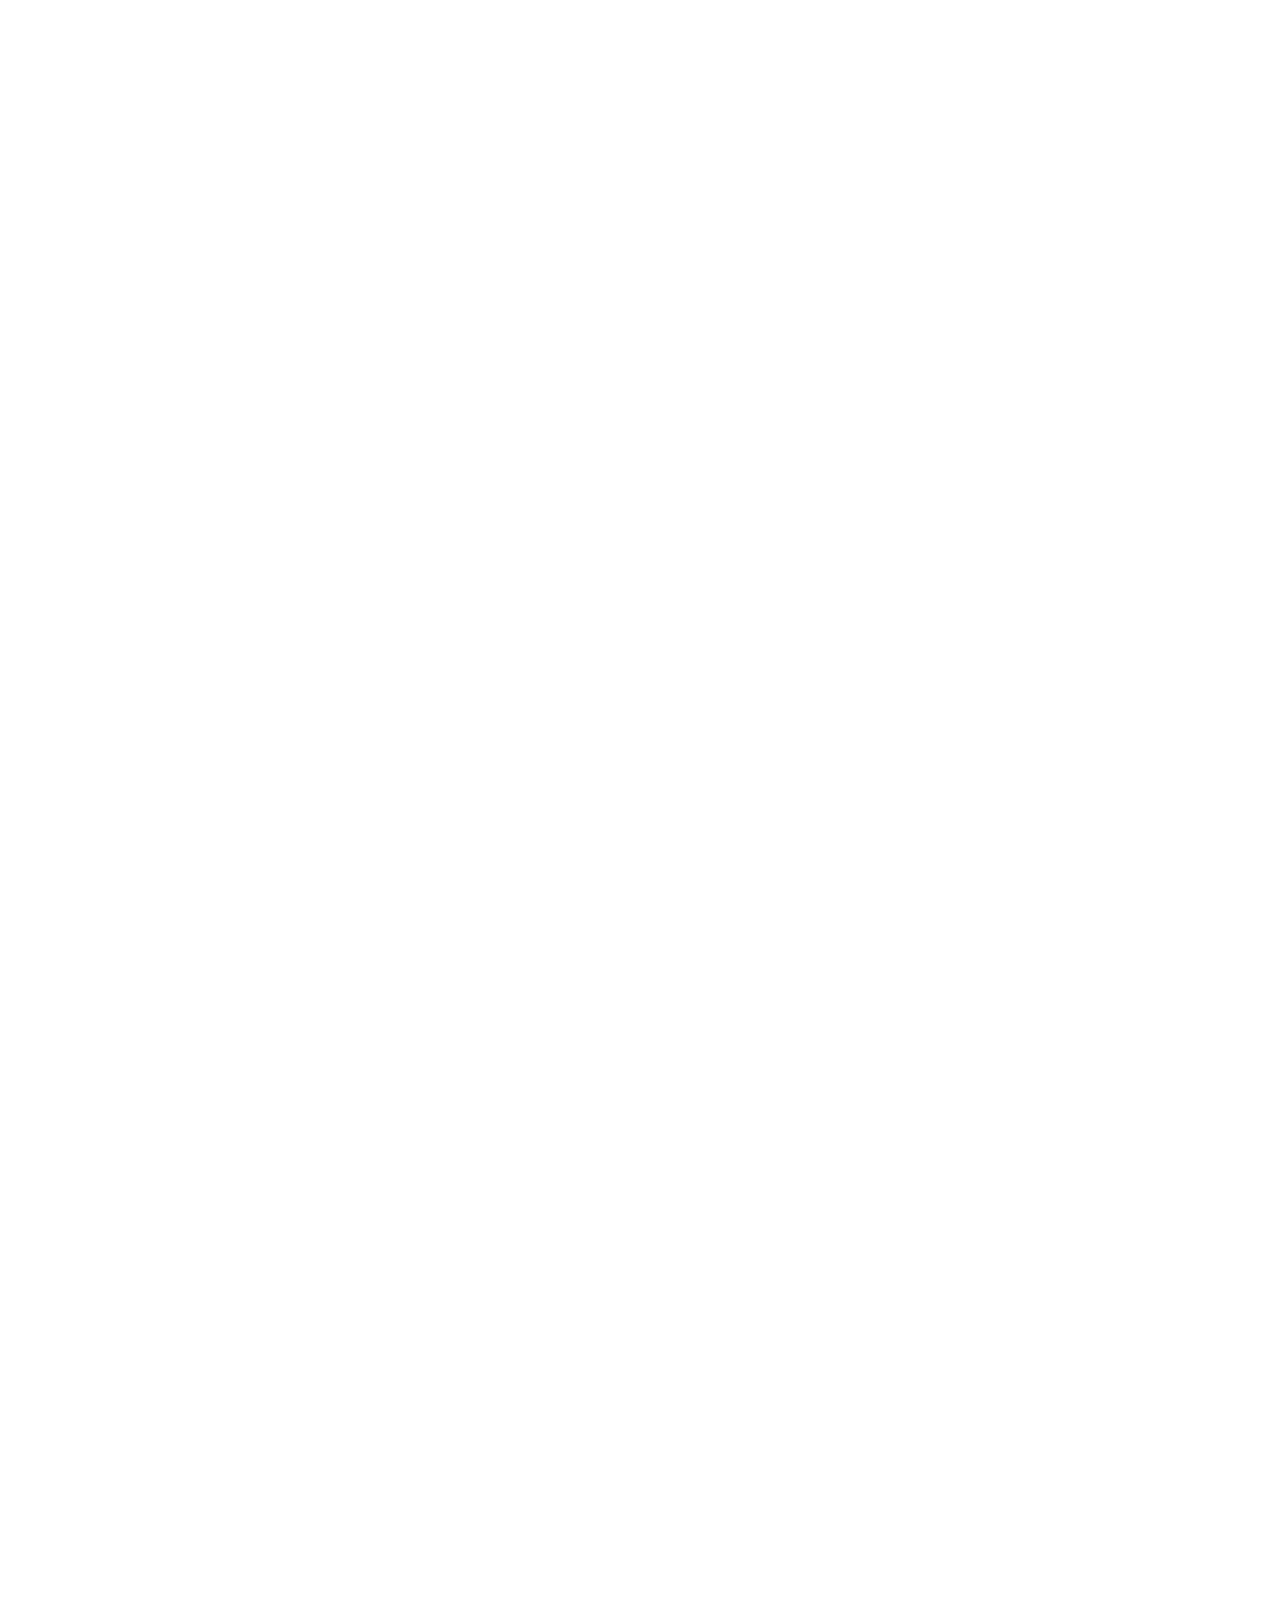
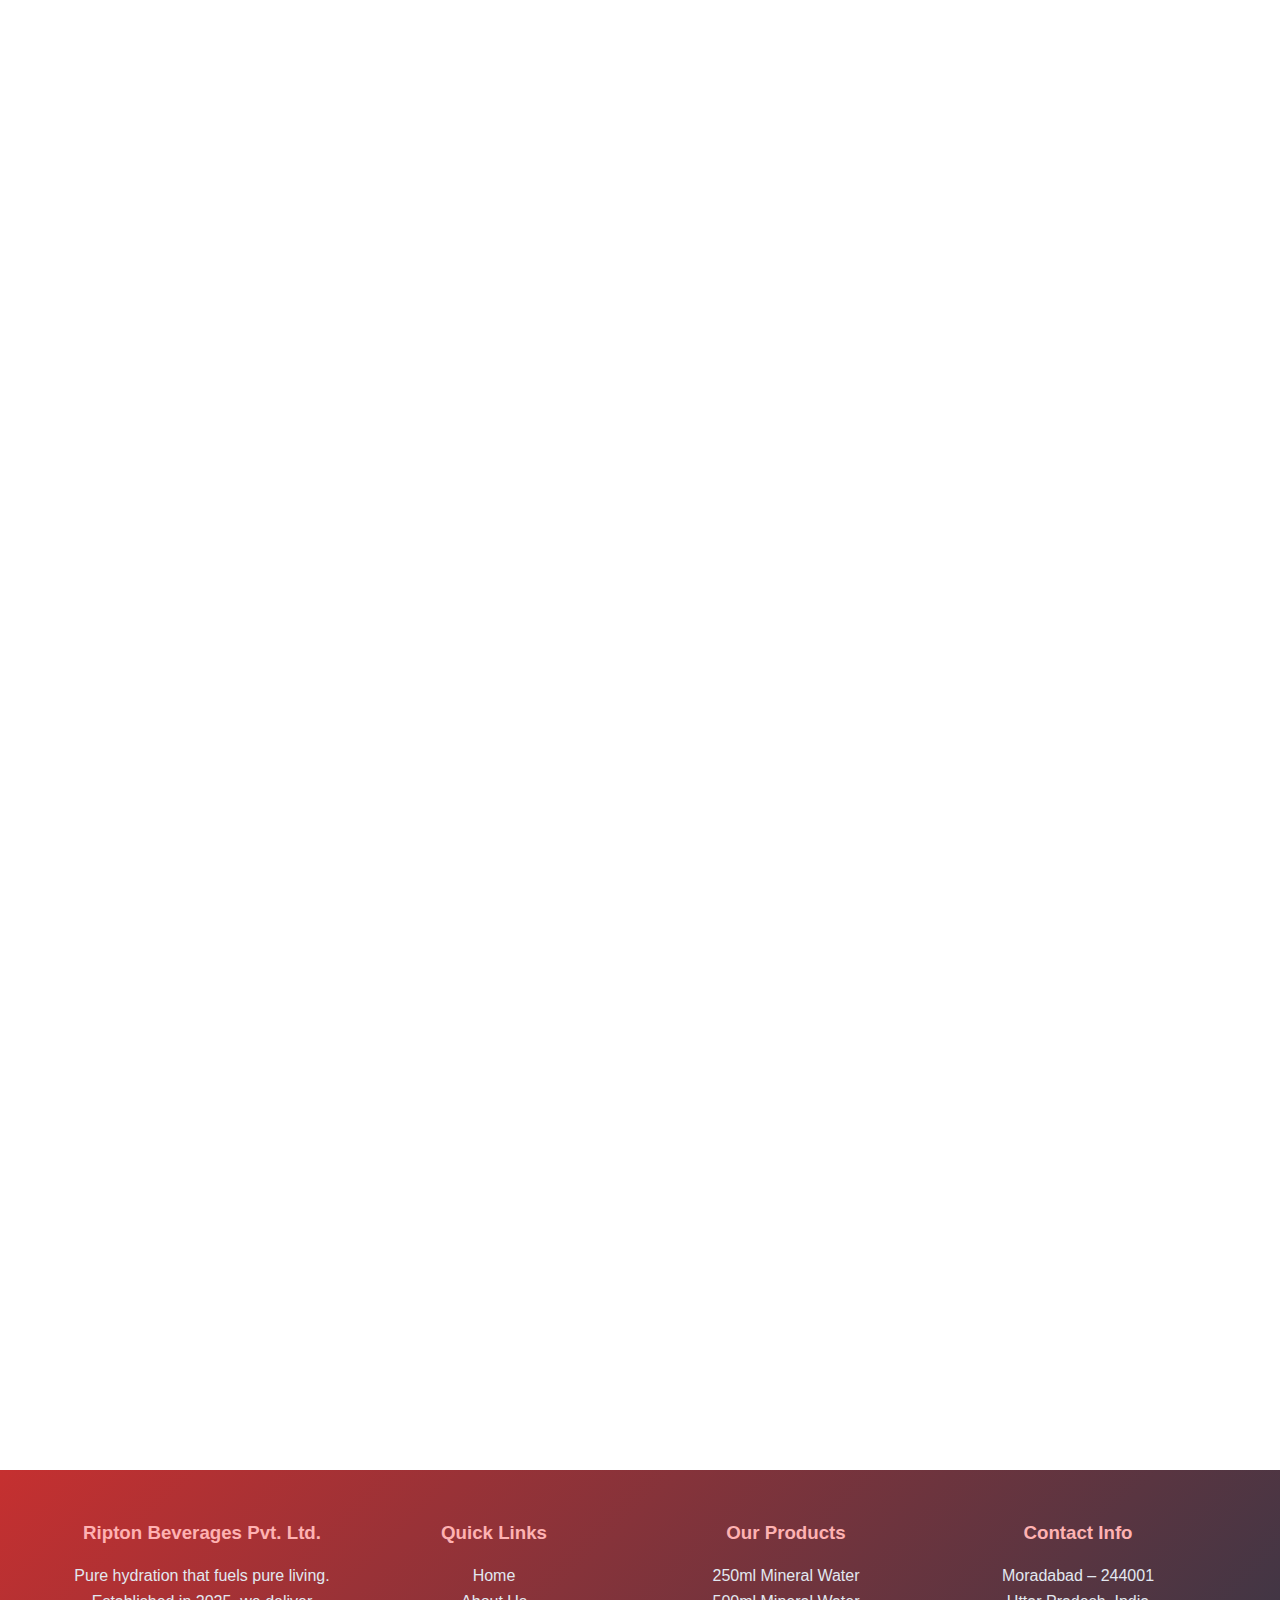
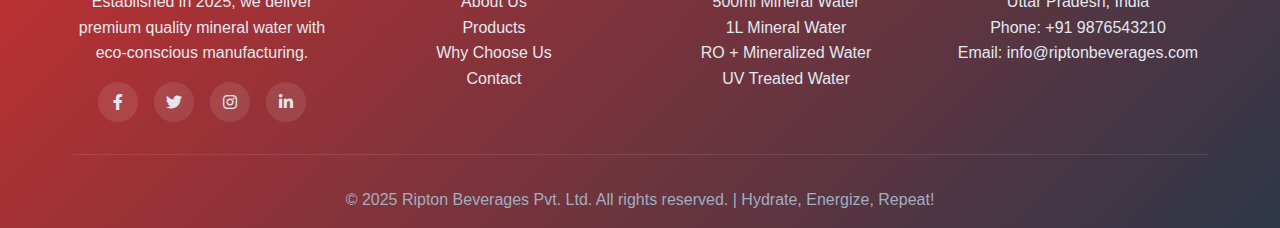
<file: ripton_beverages_website.html>
<!DOCTYPE html>
<html lang="en">
<head>
    <meta charset="UTF-8">
    <meta name="viewport" content="width=device-width, initial-scale=1.0">
    <title>Ripton Beverages Pvt. Ltd. - Hydrate, Energize, Repeat!</title>
    <link rel="stylesheet" href="https://cdnjs.cloudflare.com/ajax/libs/font-awesome/6.0.0/css/all.min.css">
    <style>
        /* Reset and Base Styles */
        * {
            margin: 0;
            padding: 0;
            box-sizing: border-box;
        }

        body {
            font-family: 'Segoe UI', Tahoma, Geneva, Verdana, sans-serif;
            line-height: 1.6;
            color: #333;
            overflow-x: hidden;
        }

        html {
            scroll-behavior: smooth;
        }

        /* Color Variables */
        :root {
            --primary-red: #e53e3e;
            --dark-red: #c53030;
            --light-red: #feb2b2;
            --white: #ffffff;
            --light-gray: #f7fafc;
            --dark-gray: #4a5568;
            --shadow: rgba(0, 0, 0, 0.1);
        }

        /* Header */
        header {
            background: linear-gradient(135deg, var(--primary-red), var(--dark-red));
            color: white;
            padding: 1rem 0;
            position: fixed;
            width: 100%;
            top: 0;
            z-index: 1000;
            box-shadow: 0 2px 10px var(--shadow);
            transition: all 0.3s ease;
        }

        nav {
            display: flex;
            justify-content: space-between;
            align-items: center;
            max-width: 1200px;
            margin: 0 auto;
            padding: 0 2rem;
        }

        .logo {
            font-size: 1.8rem;
            font-weight: bold;
            display: flex;
            align-items: center;
            gap: 0.5rem;
        }

        .logo i {
            color: var(--light-red);
        }

        .nav-links {
            display: flex;
            list-style: none;
            gap: 2rem;
        }

        .nav-links a {
            color: white;
            text-decoration: none;
            transition: color 0.3s ease;
            font-weight: 500;
        }

        .nav-links a:hover {
            color: var(--light-red);
        }

        .mobile-menu {
            display: none;
            flex-direction: column;
            cursor: pointer;
        }

        .mobile-menu span {
            width: 25px;
            height: 3px;
            background: white;
            margin: 3px 0;
            transition: 0.3s;
        }

        /* Hero Section */
        .hero {
            background: linear-gradient(135deg, var(--primary-red), var(--dark-red));
            color: white;
            padding: 120px 0 80px;
            text-align: center;
            position: relative;
            overflow: hidden;
        }

        .hero::before {
            content: '';
            position: absolute;
            top: 0;
            left: 0;
            right: 0;
            bottom: 0;
            background: url('data:image/svg+xml,<svg xmlns="http://www.w3.org/2000/svg" viewBox="0 0 1000 100" fill="rgba(255,255,255,0.1)"><path d="M0,50 C250,0 500,100 750,50 C850,25 950,75 1000,50 L1000,100 L0,100 Z"/></svg>');
            background-size: cover;
            background-position: bottom;
        }

        .hero-content {
            max-width: 1200px;
            margin: 0 auto;
            padding: 0 2rem;
            position: relative;
            z-index: 1;
        }

        .hero h1 {
            font-size: 3.5rem;
            margin-bottom: 1rem;
            animation: fadeInUp 1s ease;
        }

        .hero .tagline {
            font-size: 1.5rem;
            margin-bottom: 2rem;
            color: var(--light-red);
            animation: fadeInUp 1s ease 0.2s both;
        }

        .hero p {
            font-size: 1.2rem;
            margin-bottom: 2rem;
            max-width: 600px;
            margin-left: auto;
            margin-right: auto;
            animation: fadeInUp 1s ease 0.4s both;
        }

        .cta-button {
            display: inline-block;
            background: white;
            color: var(--primary-red);
            padding: 1rem 2rem;
            text-decoration: none;
            border-radius: 50px;
            font-weight: bold;
            font-size: 1.1rem;
            transition: all 0.3s ease;
            animation: fadeInUp 1s ease 0.6s both;
            box-shadow: 0 4px 15px rgba(0, 0, 0, 0.2);
        }

        .cta-button:hover {
            transform: translateY(-2px);
            box-shadow: 0 6px 25px rgba(0, 0, 0, 0.3);
        }

        /* Section Styles */
        .section {
            padding: 80px 0;
            opacity: 0;
            transform: translateY(50px);
            transition: all 0.8s ease;
        }

        .section.visible {
            opacity: 1;
            transform: translateY(0);
        }

        .container {
            max-width: 1200px;
            margin: 0 auto;
            padding: 0 2rem;
        }

        .section-title {
            text-align: center;
            font-size: 2.5rem;
            color: var(--primary-red);
            margin-bottom: 3rem;
            position: relative;
        }

        .section-title::after {
            content: '';
            position: absolute;
            bottom: -10px;
            left: 50%;
            transform: translateX(-50%);
            width: 80px;
            height: 3px;
            background: var(--primary-red);
        }

        /* About Section */
        .about {
            background: var(--light-gray);
        }

        .about-content {
            display: grid;
            grid-template-columns: 1fr 1fr;
            gap: 4rem;
            align-items: center;
        }

        .about-text {
            font-size: 1.1rem;
            line-height: 1.8;
            color: var(--dark-gray);
        }

        .about-features {
            display: grid;
            grid-template-columns: 1fr 1fr;
            gap: 2rem;
            margin-top: 2rem;
        }

        .feature-item {
            display: flex;
            align-items: center;
            gap: 1rem;
            padding: 1rem;
            background: white;
            border-radius: 10px;
            box-shadow: 0 2px 10px var(--shadow);
            transition: transform 0.3s ease;
        }

        .feature-item:hover {
            transform: translateY(-5px);
        }

        .feature-item i {
            font-size: 2rem;
            color: var(--primary-red);
        }

        .about-image {
            background: linear-gradient(135deg, var(--primary-red), var(--dark-red));
            border-radius: 20px;
            padding: 2rem;
            text-align: center;
            color: white;
            min-height: 300px;
            display: flex;
            align-items: center;
            justify-content: center;
            position: relative;
            overflow: hidden;
        }

        .about-image::before {
            content: '';
            position: absolute;
            top: -50%;
            left: -50%;
            width: 200%;
            height: 200%;
            background: repeating-linear-gradient(
                45deg,
                transparent,
                transparent 10px,
                rgba(255, 255, 255, 0.1) 10px,
                rgba(255, 255, 255, 0.1) 20px
            );
            animation: float 20s linear infinite;
        }

        .about-image-content {
            position: relative;
            z-index: 1;
        }

        .about-image i {
            font-size: 4rem;
            margin-bottom: 1rem;
        }

        /* Products Section */
        .products {
            background: white;
        }

        .products-grid {
            display: grid;
            grid-template-columns: repeat(auto-fit, minmax(300px, 1fr));
            gap: 2rem;
            margin-top: 2rem;
        }

        .product-card {
            background: white;
            border-radius: 15px;
            padding: 2rem;
            text-align: center;
            box-shadow: 0 10px 30px var(--shadow);
            transition: all 0.3s ease;
            border: 2px solid transparent;
        }

        .product-card:hover {
            transform: translateY(-10px);
            border-color: var(--primary-red);
            box-shadow: 0 20px 40px rgba(229, 62, 62, 0.2);
        }

        .product-image {
            width: 120px;
            height: 200px;
            background: linear-gradient(135deg, var(--light-red), var(--primary-red));
            border-radius: 50px;
            margin: 0 auto 1.5rem;
            display: flex;
            align-items: center;
            justify-content: center;
            color: white;
            font-size: 3rem;
            position: relative;
            overflow: hidden;
        }

        .product-image::before {
            content: '';
            position: absolute;
            top: 20%;
            left: 20%;
            right: 20%;
            bottom: 20%;
            background: rgba(255, 255, 255, 0.2);
            border-radius: 30px;
        }

        .product-card h3 {
            font-size: 1.5rem;
            color: var(--primary-red);
            margin-bottom: 1rem;
        }

        .product-card p {
            color: var(--dark-gray);
            margin-bottom: 1.5rem;
        }

        .product-features {
            display: flex;
            justify-content: center;
            gap: 1rem;
            margin-top: 1rem;
        }

        .feature-badge {
            background: var(--light-red);
            color: var(--dark-red);
            padding: 0.3rem 0.8rem;
            border-radius: 20px;
            font-size: 0.8rem;
            font-weight: bold;
        }

        /* Why Choose Us Section */
        .why-choose {
            background: var(--light-gray);
        }

        .reasons-grid {
            display: grid;
            grid-template-columns: repeat(auto-fit, minmax(250px, 1fr));
            gap: 2rem;
            margin-top: 2rem;
        }

        .reason-card {
            background: white;
            padding: 2rem;
            border-radius: 15px;
            text-align: center;
            box-shadow: 0 5px 20px var(--shadow);
            transition: all 0.3s ease;
            position: relative;
            overflow: hidden;
        }

        .reason-card::before {
            content: '';
            position: absolute;
            top: 0;
            left: 0;
            right: 0;
            height: 4px;
            background: linear-gradient(90deg, var(--primary-red), var(--dark-red));
        }

        .reason-card:hover {
            transform: translateY(-5px);
            box-shadow: 0 15px 35px rgba(229, 62, 62, 0.2);
        }

        .reason-card i {
            font-size: 3rem;
            color: var(--primary-red);
            margin-bottom: 1rem;
        }

        .reason-card h3 {
            color: var(--primary-red);
            margin-bottom: 1rem;
        }

        /* Testimonials Section */
        .testimonials {
            background: white;
        }

        .testimonials-grid {
            display: grid;
            grid-template-columns: repeat(auto-fit, minmax(300px, 1fr));
            gap: 2rem;
            margin-top: 2rem;
        }

        .testimonial-card {
            background: var(--light-gray);
            padding: 2rem;
            border-radius: 15px;
            position: relative;
            transition: all 0.3s ease;
        }

        .testimonial-card::before {
            content: '"';
            position: absolute;
            top: -10px;
            left: 20px;
            font-size: 4rem;
            color: var(--primary-red);
            opacity: 0.3;
        }

        .testimonial-card:hover {
            transform: translateY(-5px);
            box-shadow: 0 10px 25px var(--shadow);
        }

        .testimonial-text {
            font-style: italic;
            margin-bottom: 1.5rem;
            color: var(--dark-gray);
        }

        .testimonial-author {
            display: flex;
            align-items: center;
            gap: 1rem;
        }

        .author-avatar {
            width: 50px;
            height: 50px;
            border-radius: 50%;
            background: linear-gradient(135deg, var(--primary-red), var(--dark-red));
            display: flex;
            align-items: center;
            justify-content: center;
            color: white;
            font-weight: bold;
        }

        .author-info h4 {
            color: var(--primary-red);
            margin-bottom: 0.2rem;
        }

        .author-info p {
            color: var(--dark-gray);
            font-size: 0.9rem;
        }

        /* Contact Section */
        .contact {
            background: var(--light-gray);
        }

        .contact-content {
            display: grid;
            grid-template-columns: 1fr 1fr;
            gap: 4rem;
        }

        .contact-info {
            background: white;
            padding: 2rem;
            border-radius: 15px;
            box-shadow: 0 10px 30px var(--shadow);
        }

        .contact-info h3 {
            color: var(--primary-red);
            margin-bottom: 2rem;
        }

        .contact-item {
            display: flex;
            align-items: center;
            gap: 1rem;
            margin-bottom: 1.5rem;
        }

        .contact-item i {
            font-size: 1.2rem;
            color: var(--primary-red);
            width: 20px;
        }

        .contact-form {
            background: white;
            padding: 2rem;
            border-radius: 15px;
            box-shadow: 0 10px 30px var(--shadow);
        }

        .form-group {
            margin-bottom: 1.5rem;
        }

        .form-group label {
            display: block;
            margin-bottom: 0.5rem;
            color: var(--dark-gray);
            font-weight: 500;
        }

        .form-group input,
        .form-group textarea {
            width: 100%;
            padding: 1rem;
            border: 2px solid #e2e8f0;
            border-radius: 8px;
            font-size: 1rem;
            transition: border-color 0.3s ease;
        }

        .form-group input:focus,
        .form-group textarea:focus {
            outline: none;
            border-color: var(--primary-red);
        }

        .form-group textarea {
            height: 120px;
            resize: vertical;
        }

        .submit-btn {
            background: linear-gradient(135deg, var(--primary-red), var(--dark-red));
            color: white;
            padding: 1rem 2rem;
            border: none;
            border-radius: 8px;
            font-size: 1rem;
            font-weight: bold;
            cursor: pointer;
            transition: all 0.3s ease;
            width: 100%;
        }

        .submit-btn:hover {
            transform: translateY(-2px);
            box-shadow: 0 5px 15px rgba(229, 62, 62, 0.4);
        }

        /* Footer */
        footer {
            background: linear-gradient(135deg, var(--dark-red), #2d3748);
            color: white;
            padding: 3rem 0 1rem;
            text-align: center;
        }

        .footer-content {
            display: grid;
            grid-template-columns: repeat(auto-fit, minmax(250px, 1fr));
            gap: 2rem;
            margin-bottom: 2rem;
        }

        .footer-section h3 {
            color: var(--light-red);
            margin-bottom: 1rem;
        }

        .footer-section p,
        .footer-section a {
            color: #e2e8f0;
            text-decoration: none;
            line-height: 1.6;
        }

        .footer-section a:hover {
            color: var(--light-red);
        }

        .social-links {
            display: flex;
            justify-content: center;
            gap: 1rem;
            margin-top: 1rem;
        }

        .social-links a {
            display: inline-block;
            width: 40px;
            height: 40px;
            background: rgba(255, 255, 255, 0.1);
            border-radius: 50%;
            display: flex;
            align-items: center;
            justify-content: center;
            transition: all 0.3s ease;
        }

        .social-links a:hover {
            background: var(--primary-red);
            transform: translateY(-2px);
        }

        .footer-bottom {
            border-top: 1px solid rgba(255, 255, 255, 0.1);
            padding-top: 2rem;
            color: #a0aec0;
        }

        /* Animations */
        @keyframes fadeInUp {
            from {
                opacity: 0;
                transform: translateY(30px);
            }
            to {
                opacity: 1;
                transform: translateY(0);
            }
        }

        @keyframes float {
            0% {
                transform: translateX(-50%) translateY(-50%) rotate(0deg);
            }
            100% {
                transform: translateX(-50%) translateY(-50%) rotate(360deg);
            }
        }

        /* Mobile Responsive */
        @media (max-width: 768px) {
            .nav-links {
                position: fixed;
                top: 70px;
                left: -100%;
                width: 100%;
                height: calc(100vh - 70px);
                background: var(--primary-red);
                flex-direction: column;
                justify-content: center;
                align-items: center;
                transition: left 0.3s ease;
            }

            .nav-links.active {
                left: 0;
            }

            .mobile-menu {
                display: flex;
            }

            .hero h1 {
                font-size: 2.5rem;
            }

            .hero .tagline {
                font-size: 1.2rem;
            }

            .about-content {
                grid-template-columns: 1fr;
                gap: 2rem;
            }

            .about-features {
                grid-template-columns: 1fr;
            }

            .contact-content {
                grid-template-columns: 1fr;
                gap: 2rem;
            }

            .section-title {
                font-size: 2rem;
            }

            .products-grid {
                grid-template-columns: 1fr;
            }

            .reasons-grid {
                grid-template-columns: 1fr;
            }

            .testimonials-grid {
                grid-template-columns: 1fr;
            }
        }

        @media (max-width: 480px) {
            .container {
                padding: 0 1rem;
            }

            .hero {
                padding: 100px 0 60px;
            }

            .hero h1 {
                font-size: 2rem;
            }

            .section {
                padding: 60px 0;
            }
        }
    </style>
</head>
<body>
    <!-- Header -->
    <header>
        <nav>
            <div class="logo">
                <i class="fas fa-tint"></i>
                <span>Ripton Beverages</span>
            </div>
            <ul class="nav-links">
                <li><a href="#home">Home</a></li>
                <li><a href="#about">About</a></li>
                <li><a href="#products">Products</a></li>
                <li><a href="#why-choose">Why Choose Us</a></li>
                <li><a href="#testimonials">Testimonials</a></li>
                <li><a href="#contact">Contact</a></li>
            </ul>
            <div class="mobile-menu">
                <span></span>
                <span></span>
                <span></span>
            </div>
        </nav>
    </header>

    <!-- Hero Section -->
    <section id="home" class="hero">
        <div class="hero-content">
            <h1>Ripton Beverages Pvt. Ltd.</h1>
            <p class="tagline">Hydrate, Energize, Repeat!</p>
            <p>Premium quality mineral water that's not just safe, but refreshing and revitalizing. Experience pure hydration that fuels pure living.</p>
            <a href="#products" class="cta-button">Explore Our Products</a>
        </div>
    </section>

    <!-- About Section -->
    <section id="about" class="section about">
        <div class="container">
            <h2 class="section-title">About Ripton Beverages</h2>
            <div class="about-content">
                <div class="about-text">
                    <p>At Ripton Beverages, we believe that pure hydration fuels pure living. Established in 2025, Ripton delivers premium quality mineral water that's not just safe, but refreshing and revitalizing.</p>
                    <p>Our eco-conscious manufacturing process and sustainable packaging reflect our dedication to a greener planet, while our water goes through a multi-stage purification system to ensure unmatched purity and taste.</p>
                    <div class="about-features">
                        <div class="feature-item">
                            <i class="fas fa-certificate"></i>
                            <div>
                                <h4>ISI Certified</h4>
                                <p>Quality Assured</p>
                            </div>
                        </div>
                        <div class="feature-item">
                            <i class="fas fa-shield-alt"></i>
                            <div>
                                <h4>FSSAI Registered</h4>
                                <p>Food Safety Standards</p>
                            </div>
                        </div>
                        <div class="feature-item">
                            <i class="fas fa-award"></i>
                            <div>
                                <h4>ISO 9001:2015</h4>
                                <p>Quality Management</p>
                            </div>
                        </div>
                        <div class="feature-item">
                            <i class="fas fa-leaf"></i>
                            <div>
                                <h4>Eco-Friendly</h4>
                                <p>100% Recyclable</p>
                            </div>
                        </div>
                    </div>
                </div>
                <div class="about-image">
                    <div class="about-image-content">
                        <i class="fas fa-water"></i>
                        <h3>Pure Water</h3>
                        <p>Multi-stage purification for unmatched purity and taste</p>
                    </div>
                </div>
            </div>
        </div>
    </section>

    <!-- Products Section -->
    <section id="products" class="section products">
        <div class="container">
            <h2 class="section-title">Our Products</h2>
            <div class="products-grid">
                <div class="product-card">
                    <div class="product-image">
                        <i class="fas fa-tint"></i>
                    </div>
                    <h3>250ml Bottle</h3>
                    <p>Perfect for on-the-go hydration. Compact and convenient for daily use, school, or travel.</p>
                    <div class="product-features">
                        <span class="feature-badge">RO + Mineralized</span>
                        <span class="feature-badge">UV Treated</span>
                    </div>
                </div>
                <div class="product-card">
                    <div class="product-image">
                        <i class="fas fa-tint"></i>
                    </div>
                    <h3>500ml Bottle</h3>
                    <p>Ideal for office, gym, or outdoor activities. The perfect size for balanced hydration throughout the day.</p>
                    <div class="product-features">
                        <span class="feature-badge">Balanced pH</span>
                        <span class="feature-badge">Triple Filtered</span>
                    </div>
                </div>
                <div class="product-card">
                    <div class="product-image">
                        <i class="fas fa-tint"></i>
                    </div>
                    <h3>1L Bottle</h3>
                    <p>Family pack for home, office meetings, or events. Economical and eco-friendly choice for bulk hydration.</p>
                    <div class="product-features">
                        <span class="feature-badge">Essential Minerals</span>
                        <span class="feature-badge">Eco-Friendly</span>
                    </div>
                </div>
            </div>
        </div>
    </section>

    <!-- Why Choose Us Section -->
    <section id="why-choose" class="section why-choose">
        <div class="container">
            <h2 class="section-title">Why Choose Ripton Beverages?</h2>
            <div class="reasons-grid">
                <div class="reason-card">
                    <i class="fas fa-water"></i>
                    <h3>Unmatched Purity</h3>
                    <p>Multi-stage purification system ensures every drop is crystal clear and safe for consumption.</p>
                </div>
                <div class="reason-card">
                    <i class="fas fa-leaf"></i>
                    <h3>Eco-Friendly Packaging</h3>
                    <p>100% recyclable PET bottles that contribute to a greener planet and sustainable future.</p>
                </div>
                <div class="reason-card">
                    <i class="fas fa-balance-scale"></i>
                    <h3>Balanced Minerals</h3>
                    <p>Carefully balanced pH levels and essential minerals for optimal health and taste.</p>
                </div>
                <div class="reason-card">
                    <i class="fas fa-shield-alt"></i>
                    <h3>Quality Certifications</h3>
                    <p>ISI Certified, FSSAI Registered, and ISO 9001:2015 Quality Certified for your peace of mind.</p>
                </div>
                <div class="reason-card">
                    <i class="fas fa-sun"></i>
                    <h3>UV Treated</h3>
                    <p>Advanced UV treatment eliminates harmful microorganisms while preserving natural minerals.</p>
                </div>
                <div class="reason-card">
                    <i class="fas fa-users"></i>
                    <h3>Trusted by Many</h3>
                    <p>Serving homes, offices, hotels, restaurants, and events with consistent quality and reliability.</p>
                </div>
            </div>
        </div>
    </section>

    <!-- Testimonials Section -->
    <section id="testimonials" class="section testimonials">
        <div class="container">
            <h2 class="section-title">What Our Customers Say</h2>
            <div class="testimonials-grid">
                <div class="testimonial-card">
                    <p class="testimonial-text">Ripton water has become our go-to choice for the entire family. The taste is refreshing and we love that it's eco-friendly too!</p>
                    <div class="testimonial-author">
                        <div class="author-avatar">RS</div>
                        <div class="author-info">
                            <h4>Rajesh Sharma</h4>
                            <p>Family Customer</p>
                        </div>
                    </div>
                </div>
                <div class="testimonial-card">
                    <p class="testimonial-text">We've been using Ripton water for our office for months now. The quality is consistent and our employees love the taste.</p>
                    <div class="testimonial-author">
                        <div class="author-avatar">PK</div>
                        <div class="author-info">
                            <h4>Priya Kapoor</h4>
                            <p>Office Manager</p>
                        </div>
                    </div>
                </div>
                <div class="testimonial-card">
                    <p class="testimonial-text">As a restaurant owner, I can say that Ripton water complements our food perfectly. Our customers always ask about the water brand!</p>
                    <div class="testimonial-author">
                        <div class="author-avatar">AS</div>
                        <div class="author-info">
                            <h4>Amit Singh</h4>
                            <p>Restaurant Owner</p>
                        </div>
                    </div>
                </div>
                <div class="testimonial-card">
                    <p class="testimonial-text">The 1L bottles are perfect for our hotel guests. Quality water that matches our hospitality standards perfectly.</p>
                    <div class="testimonial-author">
                        <div class="author-avatar">MG</div>
                        <div class="author-info">
                            <h4>Meera Gupta</h4>
                            <p>Hotel Manager</p>
                        </div>
                    </div>
                </div>
            </div>
        </div>
    </section>

    <!-- Contact Section -->
    <section id="contact" class="section contact">
        <div class="container">
            <h2 class="section-title">Contact Us</h2>
            <div class="contact-content">
                <div class="contact-info">
                    <h3>Get in Touch</h3>
                    <div class="contact-item">
                        <i class="fas fa-map-marker-alt"></i>
                        <div>
                            <h4>Address</h4>
                            <p>Moradabad – 244001<br>Uttar Pradesh, India</p>
                        </div>
                    </div>
                    <div class="contact-item">
                        <i class="fas fa-phone"></i>
                        <div>
                            <h4>Phone</h4>
                            <p>+91 9876543210</p>
                        </div>
                    </div>
                    <div class="contact-item">
                        <i class="fas fa-envelope"></i>
                        <div>
                            <h4>Email</h4>
                            <p>info@riptonbeverages.com</p>
                        </div>
                    </div>
                    <div class="contact-item">
                        <i class="fas fa-clock"></i>
                        <div>
                            <h4>Business Hours</h4>
                            <p>Mon - Sat: 9:00 AM - 6:00 PM<br>Sunday: Closed</p>
                        </div>
                    </div>
                </div>
                <div class="contact-form">
                    <h3>Send us a Message</h3>
                    <form action="#" method="post">
                        <div class="form-group">
                            <label for="name">Full Name</label>
                            <input type="text" id="name" name="name" required>
                        </div>
                        <div class="form-group">
                            <label for="email">Email Address</label>
                            <input type="email" id="email" name="email" required>
                        </div>
                        <div class="form-group">
                            <label for="subject">Subject</label>
                            <input type="text" id="subject" name="subject" required>
                        </div>
                        <div class="form-group">
                            <label for="message">Message</label>
                            <textarea id="message" name="message" required></textarea>
                        </div>
                        <button type="submit" class="submit-btn">Send Message</button>
                    </form>
                </div>
            </div>
        </div>
    </section>

    <!-- Footer -->
    <footer>
        <div class="container">
            <div class="footer-content">
                <div class="footer-section">
                    <h3>Ripton Beverages Pvt. Ltd.</h3>
                    <p>Pure hydration that fuels pure living. Established in 2025, we deliver premium quality mineral water with eco-conscious manufacturing.</p>
                    <div class="social-links">
                        <a href="#"><i class="fab fa-facebook-f"></i></a>
                        <a href="#"><i class="fab fa-twitter"></i></a>
                        <a href="#"><i class="fab fa-instagram"></i></a>
                        <a href="#"><i class="fab fa-linkedin-in"></i></a>
                    </div>
                </div>
                <div class="footer-section">
                    <h3>Quick Links</h3>
                    <p><a href="#home">Home</a></p>
                    <p><a href="#about">About Us</a></p>
                    <p><a href="#products">Products</a></p>
                    <p><a href="#why-choose">Why Choose Us</a></p>
                    <p><a href="#contact">Contact</a></p>
                </div>
                <div class="footer-section">
                    <h3>Our Products</h3>
                    <p>250ml Mineral Water</p>
                    <p>500ml Mineral Water</p>
                    <p>1L Mineral Water</p>
                    <p>RO + Mineralized Water</p>
                    <p>UV Treated Water</p>
                </div>
                <div class="footer-section">
                    <h3>Contact Info</h3>
                    <p>Moradabad – 244001</p>
                    <p>Uttar Pradesh, India</p>
                    <p>Phone: +91 9876543210</p>
                    <p>Email: info@riptonbeverages.com</p>
                </div>
            </div>
            <div class="footer-bottom">
                <p>&copy; 2025 Ripton Beverages Pvt. Ltd. All rights reserved. | Hydrate, Energize, Repeat!</p>
            </div>
        </div>
    </footer>

    <script>
        // Mobile Menu Toggle
        const mobileMenu = document.querySelector('.mobile-menu');
        const navLinks = document.querySelector('.nav-links');

        mobileMenu.addEventListener('click', () => {
            navLinks.classList.toggle('active');
        });

        // Close mobile menu when clicking on a link
        document.querySelectorAll('.nav-links a').forEach(link => {
            link.addEventListener('click', () => {
                navLinks.classList.remove('active');
            });
        });

        // Header scroll effect
        window.addEventListener('scroll', () => {
            const header = document.querySelector('header');
            if (window.scrollY > 100) {
                header.style.background = 'rgba(229, 62, 62, 0.95)';
                header.style.backdropFilter = 'blur(10px)';
            } else {
                header.style.background = 'linear-gradient(135deg, var(--primary-red), var(--dark-red))';
                header.style.backdropFilter = 'none';
            }
        });

        // Smooth scrolling for anchor links
        document.querySelectorAll('a[href^="#"]').forEach(anchor => {
            anchor.addEventListener('click', function (e) {
                e.preventDefault();
                const target = document.querySelector(this.getAttribute('href'));
                if (target) {
                    target.scrollIntoView({
                        behavior: 'smooth',
                        block: 'start'
                    });
                }
            });
        });

        // Intersection Observer for fade-in animations
        const observerOptions = {
            threshold: 0.1,
            rootMargin: '0px 0px -50px 0px'
        };

        const observer = new IntersectionObserver((entries) => {
            entries.forEach(entry => {
                if (entry.isIntersecting) {
                    entry.target.classList.add('visible');
                }
            });
        }, observerOptions);

        // Observe all sections
        document.querySelectorAll('.section').forEach(section => {
            observer.observe(section);
        });

        // Form submission handling (dummy)
        document.querySelector('.contact-form form').addEventListener('submit', (e) => {
            e.preventDefault();
            alert('Thank you for your message! We will get back to you soon.');
            e.target.reset();
        });

        // Add hover effects to product cards
        document.querySelectorAll('.product-card').forEach(card => {
            card.addEventListener('mouseenter', () => {
                card.style.transform = 'translateY(-10px) scale(1.02)';
            });
            
            card.addEventListener('mouseleave', () => {
                card.style.transform = 'translateY(0) scale(1)';
            });
        });

        // Parallax effect for hero section
        window.addEventListener('scroll', () => {
            const scrolled = window.pageYOffset;
            const hero = document.querySelector('.hero');
            if (hero) {
                hero.style.transform = `translateY(${scrolled * 0.5}px)`;
            }
        });

        // Counter animation for stats (if you want to add them later)
        function animateCounter(element, start, end, duration) {
            let startTime = null;
            
            function animate(currentTime) {
                if (startTime === null) startTime = currentTime;
                const timeElapsed = currentTime - startTime;
                const progress = Math.min(timeElapsed / duration, 1);
                
                const value = Math.floor(progress * (end - start) + start);
                element.textContent = value;
                
                if (progress < 1) {
                    requestAnimationFrame(animate);
                }
            }
            
            requestAnimationFrame(animate);
        }

        // Add loading animation
        window.addEventListener('load', () => {
            document.body.classList.add('loaded');
        });

        // Add scroll-to-top button functionality
        const scrollToTopBtn = document.createElement('button');
        scrollToTopBtn.innerHTML = '<i class="fas fa-arrow-up"></i>';
        scrollToTopBtn.className = 'scroll-to-top';
        scrollToTopBtn.style.cssText = `
            position: fixed;
            bottom: 20px;
            right: 20px;
            background: var(--primary-red);
            color: white;
            border: none;
            border-radius: 50%;
            width: 50px;
            height: 50px;
            font-size: 1.2rem;
            cursor: pointer;
            box-shadow: 0 4px 15px rgba(0,0,0,0.3);
            opacity: 0;
            visibility: hidden;
            transition: all 0.3s ease;
            z-index: 1000;
        `;

        document.body.appendChild(scrollToTopBtn);

        window.addEventListener('scroll', () => {
            if (window.scrollY > 500) {
                scrollToTopBtn.style.opacity = '1';
                scrollToTopBtn.style.visibility = 'visible';
            } else {
                scrollToTopBtn.style.opacity = '0';
                scrollToTopBtn.style.visibility = 'hidden';
            }
        });

        scrollToTopBtn.addEventListener('click', () => {
            window.scrollTo({
                top: 0,
                behavior: 'smooth'
            });
        });
    </script>
</body>
</html>
</file>
